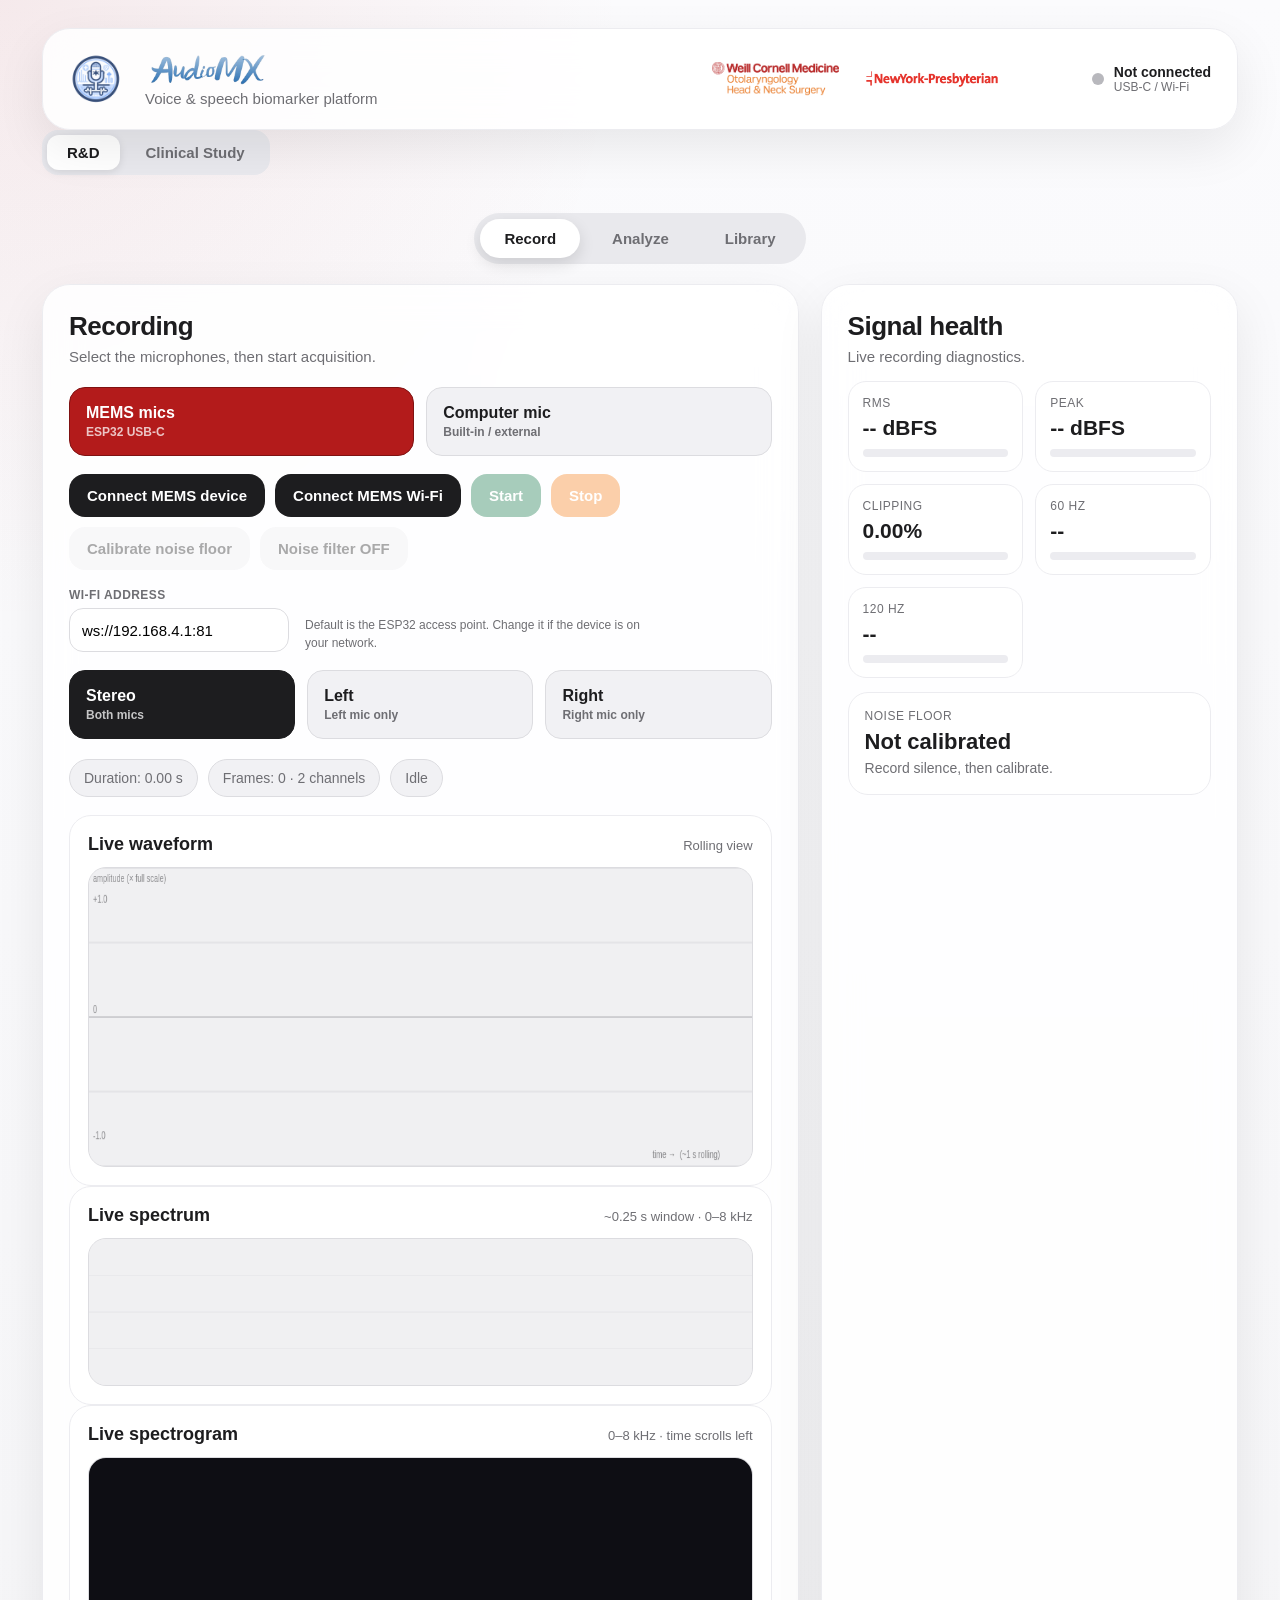
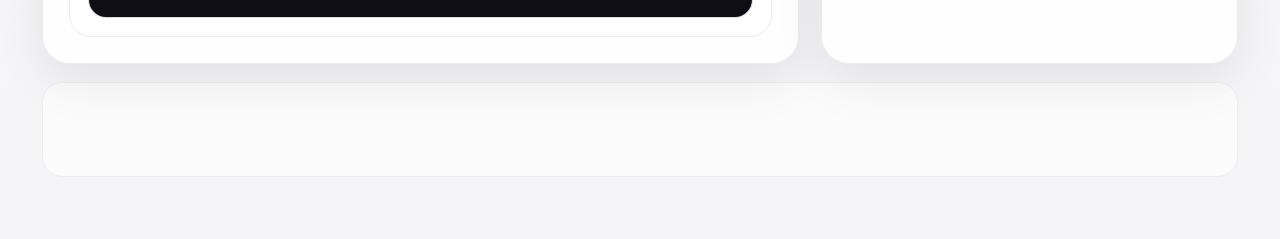
<file: index.html>
<!DOCTYPE html>
<html>
<head>
  <meta charset="UTF-8" />
  <title>AudioMX — Voice &amp; Speech Platform</title>
  <link rel="stylesheet" href="style.css" />
</head>

<body>
  <div class="appShell">
    <header class="topBar">
      <div class="brand">
        <img class="appIcon" src="AudioMXimagelogo.png" alt="AudioMX icon" />
        <div>
          <img class="wordmark" src="AudioMXnamelogo.png" alt="AudioMX" />
          <p>Voice &amp; speech biomarker platform</p>
        </div>
      </div>

      <div class="partnerLogos">
        <img src="logo.png" alt="Weill Cornell Medicine Otolaryngology" />
        <img src="nyp_logo.png" alt="NewYork-Presbyterian" onerror="this.style.display='none'" />
      </div>

      <div class="deviceStatus">
        <div id="statusDot" class="statusDot"></div>
        <div>
          <div id="status" class="statusText">Not connected</div>
          <div class="statusSubtext">USB-C / Wi-Fi</div>
        </div>
      </div>
    </header>

    <nav class="modeSwitch">
      <button class="modeSwitchBtn active" data-mode="rnd">R&amp;D</button>
      <button class="modeSwitchBtn" data-mode="clinical">Clinical Study</button>
    </nav>

    <div id="rndMode">
    <nav class="tabBar">
      <button class="tabBtn active" data-tab="recordView">Record</button>
      <button class="tabBtn" data-tab="analyzeView">Analyze</button>
      <button class="tabBtn" data-tab="libraryView">Library</button>
    </nav>

    <main>
      <!-- RECORD VIEW -->
      <section id="recordView" class="view activeView">
        <div class="gridTwo">
          <section class="card mainCard">
            <div class="sectionHeader">
              <div>
                <h2>Recording</h2>
                <p>Select the microphones, then start acquisition.</p>
              </div>
            </div>

            <div class="sourceSelector">
              <button class="sourceBtn active" data-source="mems">
                <span>MEMS mics</span>
                <small>ESP32 USB-C</small>
              </button>

              <button class="sourceBtn" data-source="computer">
                <span>Computer mic</span>
                <small>Built-in / external</small>
              </button>
            </div>

            <div class="buttonRow">
              <button id="connectBtn" class="primaryBtn">Connect MEMS device</button>
              <button id="connectWifiBtn" class="primaryBtn">Connect MEMS Wi-Fi</button>
              <button id="startBtn" class="successBtn" disabled>Start</button>
              <button id="stopBtn" class="warningBtn" disabled>Stop</button>
              <button id="calibrateNoiseBtn" class="secondaryBtn" disabled>Calibrate noise floor</button>
              <button id="noiseAttenuatorBtn" class="secondaryBtn" disabled title="When ON, the recording is cleaned (baked in). When OFF, the recording is raw.">Noise filter OFF</button>
            </div>

            <div class="wifiAddressRow">
              <div class="fieldGroup">
                <label for="wifiUrlInput">Wi-Fi address</label>
                <input id="wifiUrlInput" type="text" value="ws://192.168.4.1:81" spellcheck="false" />
              </div>
              <small class="fieldHint">Default is the ESP32 access point. Change it if the device is on your network.</small>
            </div>

            <div id="modeSelector" class="modeSelector">
              <button class="modeBtn active" data-mode="stereo">
                <span>Stereo</span>
                <small>Both mics</small>
              </button>

              <button class="modeBtn" data-mode="left">
                <span>Left</span>
                <small>Left mic only</small>
              </button>

              <button class="modeBtn" data-mode="right">
                <span>Right</span>
                <small>Right mic only</small>
              </button>
            </div>

            <div class="metaRow">
              <div id="durationBox" class="metaBox">Duration: 0.00 s</div>
              <div id="sampleBox" class="metaBox">Frames: 0 · 2 channels</div>
              <div id="recordingStateBox" class="metaBox">Idle</div>
            </div>

            <div class="plotCard">
              <div class="plotHeader">
                <h3>Live waveform</h3>
                <span>Rolling view</span>
              </div>
              <canvas id="waveform" width="1000" height="300"></canvas>
            </div>

            <div class="plotCard">
              <div class="plotHeader">
                <h3>Live spectrum</h3>
                <span>~0.25 s window · 0–8 kHz</span>
              </div>
              <canvas id="liveSpectrum" width="1000" height="220"></canvas>
            </div>

            <div class="plotCard">
              <div class="plotHeader">
                <h3>Live spectrogram</h3>
                <span>0–8 kHz · time scrolls left</span>
              </div>
              <canvas id="liveSpectrogram" width="1000" height="240"></canvas>
            </div>
          </section>

          <aside class="card">
            <div class="sectionHeader compact">
              <div>
                <h2>Signal health</h2>
                <p>Live recording diagnostics.</p>
              </div>
            </div>

            <div class="noiseDashboard">
              <div class="noiseCard">
                <div class="noiseLabel">RMS</div>
                <div id="rmsDb" class="noiseValue">-- dBFS</div>
                <div class="indicatorOuter"><div id="rmsBar" class="indicatorInner"></div></div>
              </div>

              <div class="noiseCard">
                <div class="noiseLabel">Peak</div>
                <div id="peakDb" class="noiseValue">-- dBFS</div>
                <div class="indicatorOuter"><div id="peakBar" class="indicatorInner"></div></div>
              </div>

              <div class="noiseCard">
                <div class="noiseLabel">Clipping</div>
                <div id="clipPercent" class="noiseValue">0.00%</div>
                <div class="indicatorOuter"><div id="clipBar" class="indicatorInner warning"></div></div>
              </div>

              <div class="noiseCard">
                <div class="noiseLabel">60 Hz</div>
                <div id="hum60" class="noiseValue">--</div>
                <div class="indicatorOuter"><div id="hum60Bar" class="indicatorInner danger"></div></div>
              </div>

              <div class="noiseCard">
                <div class="noiseLabel">120 Hz</div>
                <div id="hum120" class="noiseValue">--</div>
                <div class="indicatorOuter"><div id="hum120Bar" class="indicatorInner danger"></div></div>
              </div>

            </div>

            <div class="noiseFloorBox">
              <div class="noiseLabel">Noise floor</div>
              <div id="noiseFloor" class="noiseFloorValue">Not calibrated</div>
              <div id="noiseComment" class="noiseComment">Record silence, then calibrate.</div>
            </div>
          </aside>
        </div>
      </section>

      <!-- ANALYZE VIEW -->
      <section id="analyzeView" class="view">
        <section class="card">
          <div class="sectionHeader">
            <div>
              <h2>Frequency analysis</h2>
              <p>Zoom into the FFT and export the frequency data.</p>
            </div>
          </div>

          <div class="analysisToolbar">
            <div class="fieldGroup">
              <label>Source</label>
              <select id="analysisSourceSelect">
                <option value="live">Live buffer</option>
              </select>
            </div>

            <div class="fieldGroup">
              <label>From</label>
              <input id="fftMinFreqInput" type="number" value="0" min="0" step="10" />
            </div>

            <div class="fieldGroup">
              <label>To</label>
              <input id="fftMaxFreqInput" type="number" value="8000" min="10" step="10" />
            </div>

            <button id="plotSpectrumBtn" class="primaryBtn" disabled>Plot FFT</button>
            <button id="resetZoomBtn" class="secondaryBtn">Reset zoom</button>
            <button id="downloadFftBtn" class="secondaryBtn" disabled>Download FFT</button>
          </div>

          <div class="quickZoomRow">
            <button class="zoomPresetBtn" data-min="0" data-max="250">0–250 Hz</button>
            <button class="zoomPresetBtn" data-min="0" data-max="1000">0–1 kHz</button>
            <button class="zoomPresetBtn" data-min="1000" data-max="4000">1–4 kHz</button>
            <button class="zoomPresetBtn" data-min="4000" data-max="8000">4–8 kHz</button>
          </div>

          <div class="plotCard">
            <div class="plotHeader">
              <h3>FFT spectrum</h3>
              <span id="fftRangeLabel">0–8000 Hz</span>
            </div>

            <canvas id="spectrumCanvas" width="1200" height="420"></canvas>
          </div>

          <div class="plotCard">
            <div class="plotHeader">
              <h3>Spectrogram</h3>
              <span>Selected region · frequency over time</span>
            </div>

            <canvas id="analysisSpectrogram" width="1200" height="300"></canvas>
          </div>

          <div class="plotCard waveformAnalyzeCard">
            <div class="plotHeader">
                <h3>Selected waveform region</h3>
                <span id="selectedRangeLabel">No region selected</span>
            </div>

            <canvas id="analysisWaveformCanvas" width="1200" height="260"></canvas>

            <p class="selectionHelp">
                Drag the left or right boundary to choose the audio segment used for the FFT.
            </p>
          </div>

          <div class="analysisSummary">
            <div>
              <h3>Dominant frequencies</h3>
              <p id="dominantFrequencies">No FFT plotted yet.</p>
            </div>

            <div>
              <h3>Interpretation</h3>
              <p id="fftInterpretation">Record silence, then plot the FFT to identify noise bands.</p>
            </div>
          </div>
        </section>
      </section>

      <!-- LIBRARY VIEW -->
      <section id="libraryView" class="view">
        <section class="card">
          <div class="sectionHeader">
            <div>
              <h2>Recordings</h2>
              <p>Listen, download, or delete saved recordings.</p>
            </div>

            <div class="libraryHeaderRight">
              <div id="recordingCount" class="countPill">0 saved</div>
              <button id="clearAllBtn" class="smallBtn deleteBtn">Clear all data</button>
            </div>
          </div>

          <div id="recordingList" class="recordingList">
            <div class="empty">No recordings yet.</div>
          </div>
        </section>
      </section>
    </main>
    </div><!-- /#rndMode -->

    <!-- CLINICAL MODE -->
    <div id="clinicalMode" hidden>
      <nav class="clinTabs">
        <button class="clinTabBtn active" data-ctab="patients">Patients</button>
        <button class="clinTabBtn" data-ctab="exam">Exam</button>
        <button class="clinTabBtn" data-ctab="chart">Patient chart</button>
      </nav>

      <!-- PATIENTS TAB -->
      <section id="clinPatients" class="card clinPanel">
        <div class="sectionHeader">
          <div>
            <h2>Patients</h2>
            <p>Your patient database. Open one to run an exam.</p>
          </div>
          <button id="cNewPatientBtn" class="primaryBtn">+ New patient</button>
        </div>
        <div class="fieldGroup">
          <label for="cPatientSearch">Search</label>
          <input id="cPatientSearch" type="text" placeholder="Search by ID or name" />
        </div>
        <div id="cPatientTable" class="patientTable">
          <div class="empty">No patients yet. Click “New patient”.</div>
        </div>
      </section>

      <!-- EXAM TAB -->
      <section id="clinExam" class="clinPanel" hidden>
        <div class="clinicalGrid">
          <section class="card clinicianPanel">
            <div class="sectionHeader">
              <div>
                <h2>Exam</h2>
                <p>Drive the protocol and watch the signal.</p>
              </div>
            </div>

            <div id="cExamPatient" class="clinPatientMeta">No patient selected.</div>

            <div class="clinSessionRow">
              <button id="cNewSessionBtn" class="secondaryBtn">＋ New session</button>
              <span id="cSessionLabel" class="clinSessionLabel">—</span>
              <div class="fieldGroup clinNotesField">
                <label for="cNotes">Session notes</label>
                <input id="cNotes" type="text" placeholder="Optional notes for this session" />
              </div>
            </div>

            <div class="clinConnectRow">
              <button id="cConnectUsb" class="secondaryBtn">Connect MEMS (USB)</button>
              <button id="cConnectWifi" class="secondaryBtn">Connect MEMS (Wi-Fi)</button>
              <button id="cConnectComputer" class="secondaryBtn">Connect computer mic</button>
              <button id="cPopoutBtn" class="secondaryBtn">Open patient view ↗</button>
            </div>

            <div id="cEhrCard" class="clinEhrCard">
              <div class="clinEhrHead">
                <span>🏥 Epic EHR (SMART on FHIR)</span>
                <span id="cEhrStatus" class="clinEhrStatus">Not connected</span>
              </div>
              <div class="clinEhrBtns">
                <button id="cEhrConnect" class="secondaryBtn">Connect to Epic (EHR)</button>
                <button id="cEhrPull" class="secondaryBtn" style="display:none">Pull chart data</button>
              </div>
              <div id="cEhrPatient" class="clinEhrPatient"></div>
              <div id="cEhrObs" class="clinEhrObs"></div>
              <div id="cEhrHint" class="clinEhrHint"></div>
            </div>

            <div class="clinOptionsRow">
              <label class="consentCheck"><input type="checkbox" id="cConsent" /> Informed consent obtained</label>
              <label class="consentCheck"><input type="checkbox" id="cSpeak" checked /> 🔊 Read prompts aloud</label>
            </div>

            <div class="clinTestBar">
              <div class="clinTestBarHead">Protocol</div>
              <div id="cTestList" class="clinTestList"></div>
            </div>

            <div class="clinRunHead">
              <div>
                <h3 id="cTestName">Sustained Vowel (MPT)</h3>
                <p id="cTestNote" class="clinTestNote"></p>
              </div>
              <div class="clinRunBtns">
                <button id="cStartBtn" class="successBtn">Start test</button>
                <button id="cStopBtn" class="warningBtn" disabled>End test</button>
              </div>
            </div>

            <div id="cGateBox" class="clinGate" style="display:none"></div>

            <div class="clinMetrics">
              <div class="noiseCard">
                <div class="noiseLabel">RMS</div>
                <div id="cRms" class="noiseValue">-- dBFS</div>
                <div class="indicatorOuter"><div id="cLevelBar" class="indicatorInner"></div></div>
              </div>
              <div class="noiseCard">
                <div class="noiseLabel">Peak</div>
                <div id="cPeak" class="noiseValue">-- dBFS</div>
              </div>
              <div class="noiseCard">
                <div class="noiseLabel">Clipping</div>
                <div id="cClip" class="noiseValue">0.00%</div>
              </div>
            </div>

            <div class="plotCard">
              <div class="plotHeader"><h3>Waveform</h3><span>live</span></div>
              <canvas id="cWaveform" width="1000" height="200"></canvas>
            </div>
            <div class="plotCard">
              <div class="plotHeader"><h3>Spectrum</h3><span>0–8 kHz · dBFS</span></div>
              <canvas id="cSpectrum" width="1000" height="200"></canvas>
            </div>
          </section>

          <!-- Patient interface -->
          <section class="card patientPanel">
            <div id="pGoBar" class="patientGoBar">Get ready…</div>
            <div class="patientBody">
              <div id="pCountNumber" class="patientCount"></div>
              <div id="pTaskIcon" class="patientIcon">🫁</div>
              <h2 id="pTaskTitle" class="patientTitle">Say “Ahhh” for as long as you can</h2>
              <ol id="pSteps" class="patientSteps"></ol>
              <div id="pReads" class="patientReads"></div>
              <div id="pReadyWrap" class="patientReadyWrap" style="display:none">
                <button id="pReadyBtn" class="patientReadyBtn">I'm ready — start</button>
              </div>
            </div>
            <div id="pTimerWrap" class="patientTimerWrap" style="display:none">
              <div id="pTimerBar" class="patientTimerBar"></div>
            </div>
          </section>
        </div>
      </section>

      <!-- CHART TAB -->
      <section id="clinChart" class="card clinPanel" hidden>
        <div class="sectionHeader">
          <div>
            <h2>Patient chart</h2>
            <p id="cChartPatient">No patient selected.</p>
          </div>
          <div class="chartExportBtns">
            <button id="cExportPatientBtn" class="secondaryBtn">Download all sessions (ZIP)</button>
            <button id="cExportFhirBtn" class="secondaryBtn">Export FHIR (JSON)</button>
          </div>
        </div>
        <div id="cChartTrends" class="trendPanel"></div>
        <div id="cChartFolders" class="sessionList">
          <div class="empty">Open a patient from the Patients tab.</div>
        </div>
      </section>
    </div><!-- /#clinicalMode -->

    <div id="log" class="logBox"></div>
  </div>

  <script src="app.js"></script>
  <script src="noiseAttenuator.js"></script>
  <script src="analysis.js"></script>
  <script src="audio.js"></script>
  <script src="serial.js"></script>
  <script src="computerMic.js"></script>
  <script src="wifi.js"></script>
  <script src="db.js"></script>
  <script src="zip.js"></script>
  <script src="protocol.js"></script>
  <script src="features.js"></script>
  <script src="fhir.js"></script>
  <!-- Cache-bust the OAuth scripts so a stale copy can never break the Epic
       login (GitHub Pages + browsers cache .js, which caused redirect drift). -->
  <script>
    (function () {
      var v = Date.now();
      document.write('<scr' + 'ipt src="smart.js?v=' + v + '"><\/scr' + 'ipt>');
      document.write('<scr' + 'ipt src="ehr.js?v=' + v + '"><\/scr' + 'ipt>');
    })();
  </script>
  <script src="clinical.js"></script>
  <script src="main.js"></script>
</body>
</html>
</file>
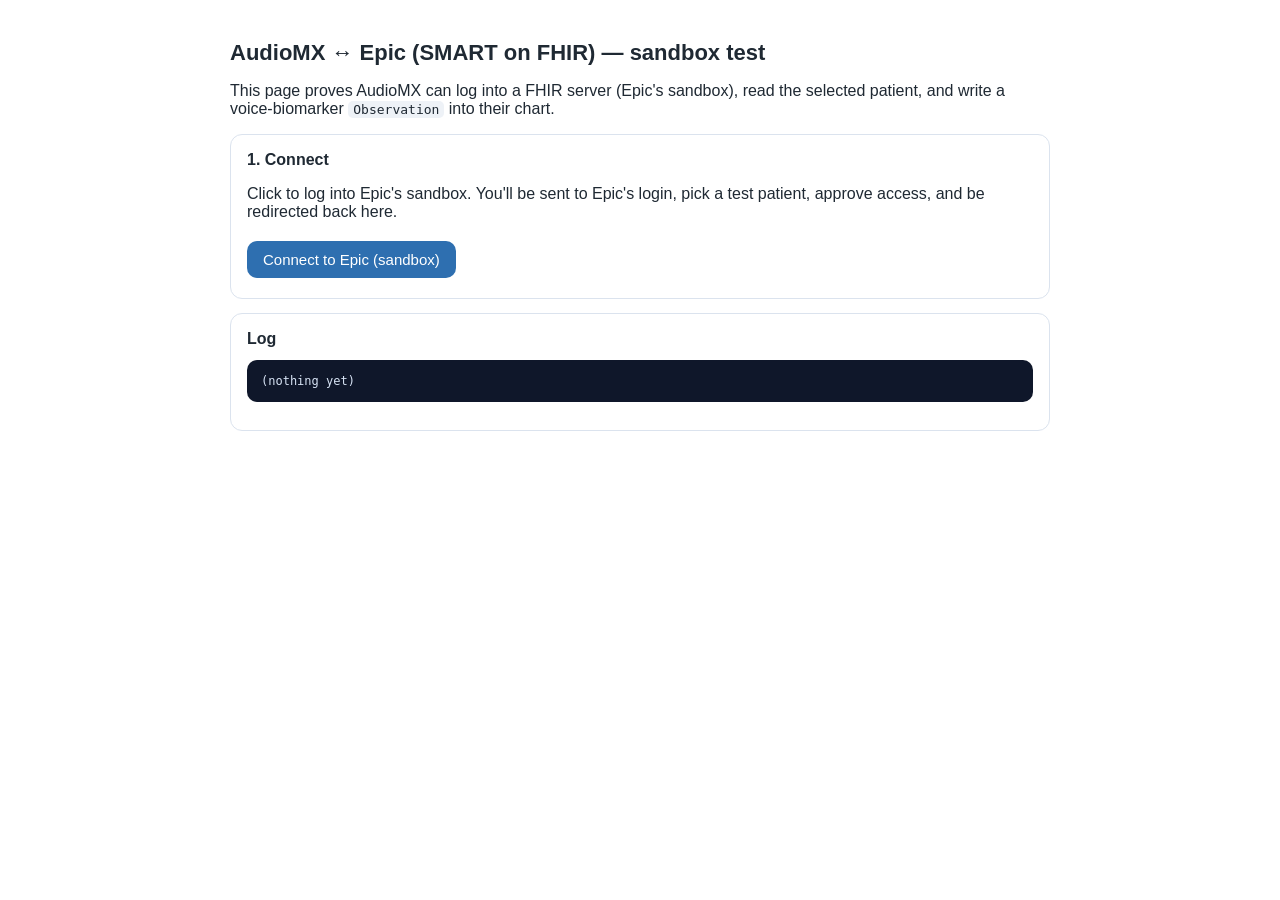
<file: smart-test.html>
<!DOCTYPE html>
<html>
<head>
  <meta charset="UTF-8" />
  <title>AudioMX — Epic (SMART on FHIR) test</title>
  <style>
    body { font-family: -apple-system, BlinkMacSystemFont, Arial, sans-serif; max-width: 820px; margin: 40px auto; padding: 0 20px; color: #1f2933; }
    h1 { font-size: 22px; }
    button { font-size: 15px; padding: 10px 16px; border-radius: 10px; border: none; cursor: pointer; margin: 4px 6px 4px 0; }
    .primary { background: #2e6fb0; color: #fff; }
    .secondary { background: #e6ebf3; color: #1f2933; }
    pre { background: #0f172a; color: #d7e3f4; padding: 14px; border-radius: 10px; overflow-x: auto; font-size: 12px; }
    .card { border: 1px solid #dbe3ee; border-radius: 12px; padding: 16px; margin: 14px 0; }
    .ok { color: #197b46; font-weight: 700; }
    .warn { color: #b0442e; }
    code { background: #eef2f7; padding: 1px 5px; border-radius: 5px; }
  </style>
</head>
<body>
  <h1>AudioMX ↔ Epic (SMART on FHIR) — sandbox test</h1>
  <p>This page proves AudioMX can log into a FHIR server (Epic's sandbox), read the
     selected patient, and write a voice-biomarker <code>Observation</code> into their chart.</p>

  <div class="card">
    <strong>1. Connect</strong>
    <p>Click to log into Epic's sandbox. You'll be sent to Epic's login, pick a test
       patient, approve access, and be redirected back here.</p>
    <button id="connectBtn" class="primary">Connect to Epic (sandbox)</button>
    <span id="status"></span>
  </div>

  <div class="card" id="patientCard" style="display:none">
    <strong>2. Patient</strong>
    <div id="patientInfo"></div>
    <button id="listBtn" class="secondary">List their Observations</button>
    <button id="writeBtn" class="secondary">Write a voice note (DocumentReference)</button>
  </div>

  <div class="card">
    <strong>Log</strong>
    <pre id="log">(nothing yet)</pre>
  </div>

  <script src="smart.js"></script>
  <script>
    const logEl = document.getElementById("log");
    function log(x) { logEl.textContent = (typeof x === "string" ? x : JSON.stringify(x, null, 2)) + "\n\n" + logEl.textContent; }

    document.getElementById("connectBtn").onclick = async () => {
      try { await smartLaunch(); }
      catch (e) { document.getElementById("status").innerHTML = "<span class='warn'>" + e.message + "</span>"; log("ERROR: " + e.message); }
    };

    document.getElementById("listBtn").onclick = async () => {
      try { const bundle = await smartListObservations(); log("Found " + (bundle.total != null ? bundle.total : (bundle.entry || []).length) + " Observation(s)."); log(bundle); }
      catch (e) { log("ERROR: " + e.message); }
    };

    document.getElementById("writeBtn").onclick = async () => {
      // Write voice biomarkers as a DocumentReference (the path Epic supports;
      // custom Observations return 403).
      const note = "AudioMX voice acoustic analysis\n" +
        "F0 130 Hz · jitter 0.55% · shimmer 3.1% · HNR 22.4 dB · F1 352 / F2 996 Hz\n" +
        "Recorded " + new Date().toISOString();
      try { const saved = await smartWriteDocumentReference(note); log("✅ Wrote DocumentReference " + (saved.id || "") + " to the chart."); log(saved); }
      catch (e) { log("ERROR: " + e.message + "  (Writing to Epic's sandbox often needs a clinician/encounter context; reading is the key proof.)"); }
    };

    // On load: if Epic just redirected us back with ?code=…, finish the login.
    (async () => {
      try {
        const done = await smartHandleRedirect();
        if (done) {
          document.getElementById("status").innerHTML = "<span class='ok'>✓ Connected to Epic.</span>";
          log("Connected. Loading patient…");
          const p = await smartLoadPatient();
          const name = (p.name && p.name[0] && (p.name[0].text || [(p.name[0].given || []).join(" "), p.name[0].family].join(" "))) || p.id;
          document.getElementById("patientCard").style.display = "block";
          document.getElementById("patientInfo").innerHTML = "<p><strong>" + name + "</strong> — " + (p.gender || "?") + " — DOB " + (p.birthDate || "?") + " — id <code>" + p.id + "</code></p>";
          log(p);
        }
      } catch (e) {
        document.getElementById("status").innerHTML = "<span class='warn'>" + e.message + "</span>";
        log("ERROR: " + e.message);
      }
    })();
  </script>
</body>
</html>
</file>
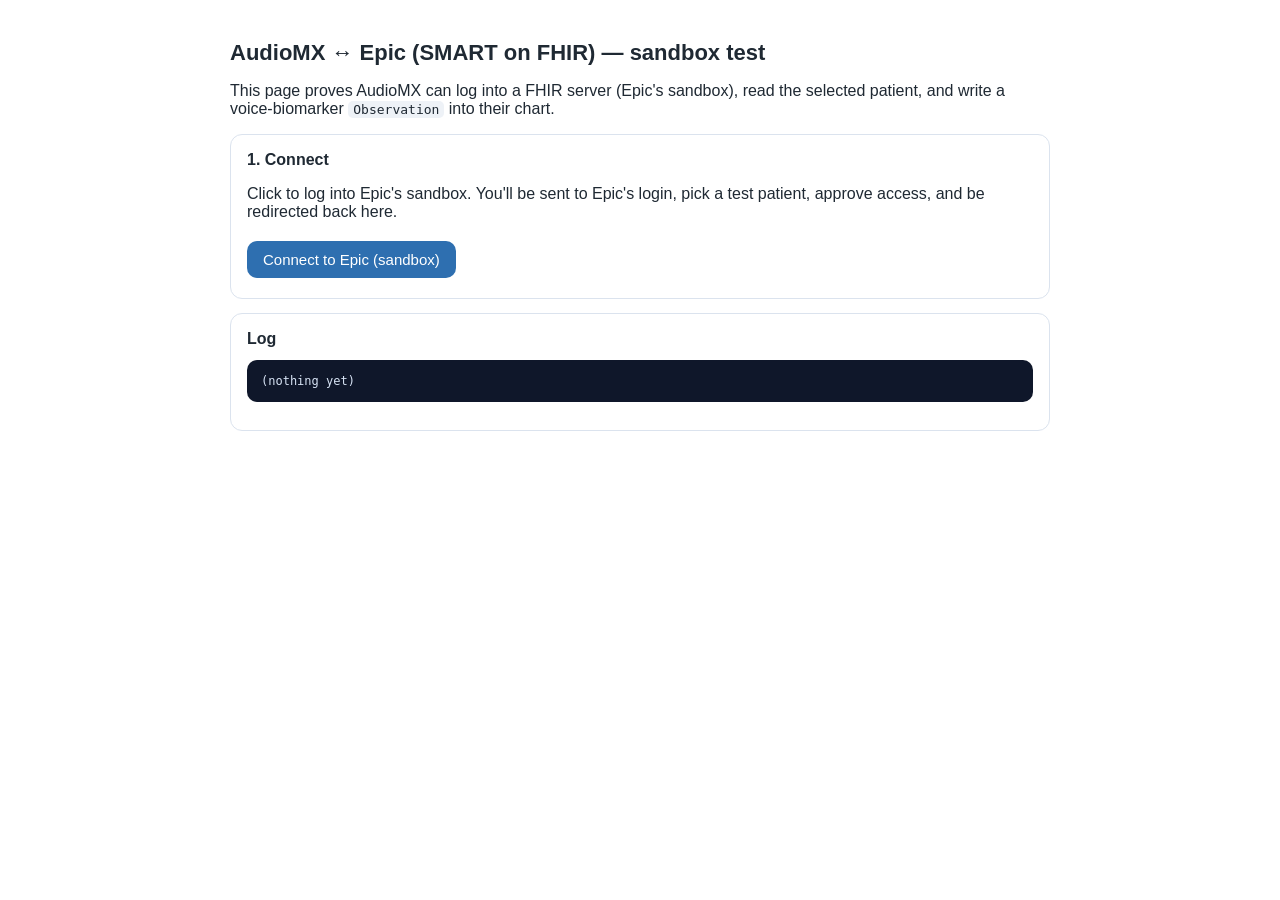
<file: smarttest.html>
<!DOCTYPE html>
<html>
<head>
  <meta charset="UTF-8" />
  <title>AudioMX — Epic (SMART on FHIR) test</title>
  <style>
    body { font-family: -apple-system, BlinkMacSystemFont, Arial, sans-serif; max-width: 820px; margin: 40px auto; padding: 0 20px; color: #1f2933; }
    h1 { font-size: 22px; }
    button { font-size: 15px; padding: 10px 16px; border-radius: 10px; border: none; cursor: pointer; margin: 4px 6px 4px 0; }
    .primary { background: #2e6fb0; color: #fff; }
    .secondary { background: #e6ebf3; color: #1f2933; }
    pre { background: #0f172a; color: #d7e3f4; padding: 14px; border-radius: 10px; overflow-x: auto; font-size: 12px; }
    .card { border: 1px solid #dbe3ee; border-radius: 12px; padding: 16px; margin: 14px 0; }
    .ok { color: #197b46; font-weight: 700; }
    .warn { color: #b0442e; }
    code { background: #eef2f7; padding: 1px 5px; border-radius: 5px; }
  </style>
</head>
<body>
  <h1>AudioMX ↔ Epic (SMART on FHIR) — sandbox test</h1>
  <p>This page proves AudioMX can log into a FHIR server (Epic's sandbox), read the
     selected patient, and write a voice-biomarker <code>Observation</code> into their chart.</p>

  <div class="card">
    <strong>1. Connect</strong>
    <p>Click to log into Epic's sandbox. You'll be sent to Epic's login, pick a test
       patient, approve access, and be redirected back here.</p>
    <button id="connectBtn" class="primary">Connect to Epic (sandbox)</button>
    <span id="status"></span>
  </div>

  <div class="card" id="patientCard" style="display:none">
    <strong>2. Patient</strong>
    <div id="patientInfo"></div>
    <button id="listBtn" class="secondary">List their Observations</button>
    <button id="writeBtn" class="secondary">Write a test voice Observation (F0)</button>
  </div>

  <div class="card">
    <strong>Log</strong>
    <pre id="log">(nothing yet)</pre>
  </div>

  <script src="smart.js"></script>
  <script>
    const logEl = document.getElementById("log");
    function log(x) { logEl.textContent = (typeof x === "string" ? x : JSON.stringify(x, null, 2)) + "\n\n" + logEl.textContent; }

    document.getElementById("connectBtn").onclick = async () => {
      try { await smartLaunch(); }
      catch (e) { document.getElementById("status").innerHTML = "<span class='warn'>" + e.message + "</span>"; log("ERROR: " + e.message); }
    };

    document.getElementById("listBtn").onclick = async () => {
      try { const bundle = await smartListObservations(); log("Found " + (bundle.total != null ? bundle.total : (bundle.entry || []).length) + " Observation(s)."); log(bundle); }
      catch (e) { log("ERROR: " + e.message); }
    };

    document.getElementById("writeBtn").onclick = async () => {
      // A minimal, US-Core-shaped voice Observation (mean F0).
      const obs = {
        resourceType: "Observation",
        meta: { profile: ["http://hl7.org/fhir/us/core/StructureDefinition/us-core-observation-clinical-result"] },
        status: "final",
        category: [{ coding: [{ system: "http://terminology.hl7.org/CodeSystem/observation-category", code: "exam", display: "Exam" }] }],
        code: { coding: [{ system: "http://audiomx.org/fhir/CodeSystem/acoustic-voice", code: "F0", display: "Fundamental frequency (mean)" }], text: "Fundamental frequency (mean)" },
        effectiveDateTime: new Date().toISOString(),
        valueQuantity: { value: 130, unit: "Hz", system: "http://unitsofmeasure.org", code: "Hz" }
      };
      try { const saved = await smartWriteObservation(obs); log("✅ Wrote Observation " + (saved.id || "") + " to the chart."); log(saved); }
      catch (e) { log("ERROR: " + e.message + "  (Epic sandbox may block writes for some resources — reading is the key proof.)"); }
    };

    // On load: if Epic just redirected us back with ?code=…, finish the login.
    (async () => {
      try {
        const done = await smartHandleRedirect();
        if (done) {
          document.getElementById("status").innerHTML = "<span class='ok'>✓ Connected to Epic.</span>";
          log("Connected. Loading patient…");
          const p = await smartLoadPatient();
          const name = (p.name && p.name[0] && (p.name[0].text || [(p.name[0].given || []).join(" "), p.name[0].family].join(" "))) || p.id;
          document.getElementById("patientCard").style.display = "block";
          document.getElementById("patientInfo").innerHTML = "<p><strong>" + name + "</strong> — " + (p.gender || "?") + " — DOB " + (p.birthDate || "?") + " — id <code>" + p.id + "</code></p>";
          log(p);
        }
      } catch (e) {
        document.getElementById("status").innerHTML = "<span class='warn'>" + e.message + "</span>";
        log("ERROR: " + e.message);
      }
    })();
  </script>
</body>
</html>
</file>
<file: style.css>
:root {
  --wcm-red: #b31b1b;
  --wcm-dark-red: #7f1212;
  --wcm-orange: #f58220;

  --bg: #f5f5f7;
  --card: rgba(255, 255, 255, 0.86);
  --card-solid: #ffffff;
  --plot-bg: #f0f0f2;
  --plot-grid: #d8d8dc;
  --ink: #1d1d1f;
  --muted: #6e6e73;
  --line: #dcdce0;
  --soft-line: #ececf0;

  --green: #18794e;
  --purple: #7c3aed;
  --shadow: 0 18px 50px rgba(0, 0, 0, 0.08);
}

* {
  box-sizing: border-box;
}

body {
  margin: 0;
  font-family: -apple-system, BlinkMacSystemFont, "SF Pro Display", "Segoe UI", Arial, sans-serif;
  background:
    radial-gradient(circle at top left, rgba(179, 27, 27, 0.08), transparent 28%),
    linear-gradient(180deg, #fbfbfd 0%, #f5f5f7 100%);
  color: var(--ink);
}

.appShell {
  max-width: 1240px;
  margin: 28px auto;
  padding: 0 22px 34px;
}

.topBar {
  display: flex;
  justify-content: space-between;
  align-items: center;
  gap: 22px;
  padding: 22px 26px;
  background: var(--card);
  border: 1px solid var(--soft-line);
  border-radius: 28px;
  box-shadow: var(--shadow);
  backdrop-filter: blur(18px);
}

.brand {
  display: flex;
  align-items: center;
  gap: 22px;
}

.logo {
  width: 360px;
  max-width: 42vw;
  object-fit: contain;
}

.brand h1 {
  margin: 0;
  font-size: 28px;
  letter-spacing: -0.7px;
}

.brand p {
  margin: 5px 0 0;
  color: var(--muted);
  font-size: 15px;
}

.deviceStatus {
  display: flex;
  align-items: center;
  gap: 10px;
  min-width: 160px;
  justify-content: flex-end;
}

.statusDot {
  width: 12px;
  height: 12px;
  border-radius: 999px;
  background: #b8b8bd;
}

.statusDot.connected {
  background: var(--green);
}

.statusDot.recording {
  background: var(--wcm-red);
  animation: pulse 1s infinite;
}

@keyframes pulse {
  0% { transform: scale(1); opacity: 1; }
  50% { transform: scale(1.25); opacity: 0.65; }
  100% { transform: scale(1); opacity: 1; }
}

.statusText {
  font-weight: 700;
  font-size: 14px;
}

.statusSubtext {
  color: var(--muted);
  font-size: 12px;
}

.tabBar {
  display: flex;
  gap: 8px;
  margin: 20px auto;
  padding: 6px;
  background: #e9e9ed;
  width: fit-content;
  border-radius: 999px;
}

.tabBtn {
  border: none;
  padding: 11px 24px;
  border-radius: 999px;
  background: transparent;
  color: var(--muted);
  font-weight: 700;
  cursor: pointer;
  transition: all 0.15s ease;
}

.tabBtn.active {
  background: white;
  color: var(--ink);
  box-shadow: 0 6px 16px rgba(0,0,0,0.12);
}

.view {
  display: none;
}

.activeView {
  display: block;
}

.gridTwo {
  display: grid;
  grid-template-columns: 1.45fr 0.8fr;
  gap: 22px;
}

.card {
  background: var(--card);
  border: 1px solid var(--soft-line);
  border-radius: 28px;
  box-shadow: var(--shadow);
  padding: 26px;
  backdrop-filter: blur(18px);
}

.mainCard {
  min-height: 640px;
}

.sectionHeader {
  display: flex;
  justify-content: space-between;
  align-items: flex-start;
  gap: 18px;
  margin-bottom: 22px;
}

.sectionHeader.compact {
  margin-bottom: 16px;
}

.sectionHeader h2 {
  margin: 0;
  font-size: 26px;
  letter-spacing: -0.5px;
}

.sectionHeader p {
  margin: 6px 0 0;
  color: var(--muted);
  font-size: 15px;
}

.buttonRow,
.analysisToolbar,
.quickZoomRow {
  display: flex;
  flex-wrap: wrap;
  gap: 10px;
  margin-bottom: 18px;
  align-items: flex-end;
}

button,
select,
input {
  font-family: inherit;
}

button {
  border: none;
  border-radius: 16px;
  padding: 13px 18px;
  font-size: 15px;
  font-weight: 700;
  cursor: pointer;
  transition: transform 0.12s ease, box-shadow 0.12s ease, opacity 0.12s ease;
}

button:hover:not(:disabled) {
  transform: translateY(-1px);
  box-shadow: 0 10px 22px rgba(0,0,0,0.14);
}

button:disabled {
  opacity: 0.38;
  cursor: not-allowed;
}

.primaryBtn {
  background: var(--ink);
  color: white;
}

.successBtn {
  background: var(--green);
  color: white;
}

.warningBtn {
  background: var(--wcm-orange);
  color: white;
}

.secondaryBtn {
  background: #ececf0;
  color: var(--ink);
}

.modeSelector {
  display: grid;
  grid-template-columns: repeat(3, 1fr);
  gap: 12px;
  margin: 10px 0 20px;
}

.modeBtn {
  display: flex;
  flex-direction: column;
  align-items: flex-start;
  gap: 3px;
  background: #f1f1f4;
  color: var(--ink);
  border: 1px solid var(--line);
  padding: 16px;
  text-align: left;
}

.modeBtn span {
  font-size: 16px;
}

.modeBtn small {
  color: var(--muted);
  font-size: 12px;
}

.modeBtn.active {
  background: var(--ink);
  color: white;
  border-color: var(--ink);
}

.modeBtn.active small {
  color: rgba(255,255,255,0.75);
}

.metaRow {
  display: flex;
  flex-wrap: wrap;
  gap: 10px;
  margin-bottom: 18px;
}

.metaBox,
.countPill {
  background: #f1f1f4;
  border: 1px solid var(--line);
  border-radius: 999px;
  padding: 10px 14px;
  color: var(--muted);
  font-size: 14px;
}

.plotCard {
  background: var(--card-solid);
  border: 1px solid var(--soft-line);
  border-radius: 22px;
  padding: 18px;
}

.plotHeader {
  display: flex;
  justify-content: space-between;
  align-items: baseline;
  gap: 12px;
  margin-bottom: 12px;
}

.plotHeader h3 {
  margin: 0;
  font-size: 18px;
}

.plotHeader span {
  color: var(--muted);
  font-size: 13px;
}

canvas {
  width: 100%;
  background: var(--plot-bg);
  border: 1px solid var(--line);
  border-radius: 18px;
  display: block;
}

#waveform {
  height: 300px;
}

#spectrumCanvas {
  height: 420px;
}

.noiseDashboard {
  display: grid;
  grid-template-columns: 1fr 1fr;
  gap: 12px;
}

.noiseCard {
  background: white;
  border: 1px solid var(--soft-line);
  border-radius: 18px;
  padding: 14px;
}

.noiseLabel {
  font-size: 12px;
  text-transform: uppercase;
  color: var(--muted);
  letter-spacing: 0.5px;
  margin-bottom: 6px;
}

.noiseValue {
  font-size: 21px;
  font-weight: 800;
  margin-bottom: 9px;
}

.indicatorOuter {
  height: 8px;
  width: 100%;
  border-radius: 999px;
  overflow: hidden;
  background: #ececf0;
}

.indicatorInner {
  height: 100%;
  width: 0%;
  border-radius: 999px;
  background: var(--green);
  transition: width 0.08s linear;
}

.indicatorInner.warning {
  background: var(--wcm-orange);
}

.indicatorInner.danger {
  background: var(--wcm-red);
}

.noiseFloorBox {
  margin-top: 14px;
  background: white;
  border: 1px solid var(--soft-line);
  border-radius: 20px;
  padding: 16px;
}

.noiseFloorValue {
  font-weight: 800;
  font-size: 22px;
  margin: 4px 0;
}

.noiseComment {
  color: var(--muted);
  font-size: 14px;
  line-height: 1.35;
}

.fieldGroup {
  display: flex;
  flex-direction: column;
  gap: 6px;
}

.fieldGroup label {
  font-size: 12px;
  color: var(--muted);
  font-weight: 700;
  text-transform: uppercase;
  letter-spacing: 0.45px;
}

select,
input {
  height: 44px;
  border: 1px solid var(--line);
  border-radius: 14px;
  background: white;
  padding: 0 12px;
  font-size: 15px;
  min-width: 130px;
}

#analysisSourceSelect {
  min-width: 220px;
}

.zoomPresetBtn {
  background: white;
  color: var(--muted);
  border: 1px solid var(--line);
  padding: 10px 14px;
  font-size: 14px;
}

.analysisSummary {
  display: grid;
  grid-template-columns: 1fr 1fr;
  gap: 18px;
  margin-top: 18px;
}

.analysisSummary div {
  background: white;
  border: 1px solid var(--soft-line);
  border-radius: 20px;
  padding: 18px;
}

.analysisSummary h3 {
  margin: 0 0 8px;
  font-size: 17px;
}

.analysisSummary p {
  margin: 0;
  color: var(--muted);
  line-height: 1.4;
}

.recordingList {
  display: grid;
  grid-template-columns: repeat(auto-fill, minmax(310px, 1fr));
  gap: 14px;
}

.recordingCard {
  background: white;
  border: 1px solid var(--soft-line);
  border-radius: 22px;
  padding: 18px;
}

.recordingTitle {
  font-size: 18px;
  font-weight: 800;
  margin-bottom: 5px;
}

.recordingInfo {
  font-size: 13px;
  color: var(--muted);
  margin-bottom: 12px;
  line-height: 1.35;
}

audio {
  width: 100%;
  margin-top: 8px;
}

.cardButtons {
  display: flex;
  gap: 8px;
  flex-wrap: wrap;
  margin-top: 12px;
}

.smallBtn {
  padding: 9px 12px;
  border-radius: 12px;
  font-size: 13px;
}

.downloadBtn {
  background: var(--ink);
  color: white;
}

.analyzeBtn {
  background: #ececf0;
  color: var(--ink);
}

.deleteBtn {
  background: #f3e8e8;
  color: var(--wcm-red);
}

.empty {
  background: white;
  border: 1px dashed var(--line);
  border-radius: 22px;
  padding: 32px;
  color: var(--muted);
  text-align: center;
}

.logBox {
  margin-top: 18px;
  background: rgba(255,255,255,0.68);
  border: 1px solid var(--soft-line);
  border-radius: 20px;
  padding: 12px 14px;
  height: 95px;
  overflow-y: auto;
  font-family: "SF Mono", Consolas, monospace;
  font-size: 12px;
  color: var(--muted);
}

.sourceSelector {
  display: grid;
  grid-template-columns: 1fr 1fr;
  gap: 12px;
  margin-bottom: 18px;
}

.sourceBtn {
  display: flex;
  flex-direction: column;
  align-items: flex-start;
  gap: 3px;
  background: #f1f1f4;
  color: var(--ink);
  border: 1px solid var(--line);
  padding: 16px;
  text-align: left;
}

.sourceBtn span {
  font-size: 16px;
}

.sourceBtn small {
  color: var(--muted);
  font-size: 12px;
}

.sourceBtn.active {
  background: var(--wcm-red);
  color: white;
  border-color: var(--wcm-dark-red);
}

.sourceBtn.active small {
  color: rgba(255,255,255,0.75);
}

@media (max-width: 980px) {
  .topBar,
  .brand {
    flex-direction: column;
    align-items: flex-start;
  }

  .sourceSelector {
    grid-template-columns: 1fr;
  }

  .logo {
    max-width: 100%;
    width: 100%;
  }

  .gridTwo,
  .analysisSummary {
    grid-template-columns: 1fr;
  }

  .modeSelector {
    grid-template-columns: 1fr;
  }

  .noiseDashboard {
    grid-template-columns: 1fr;
  }

  .tabBar {
    width: 100%;
  }

  .tabBtn {
    flex: 1;
  }
}

.noiseOn {
  background: #0f7b3f !important;
  color: white !important;
  border-color: #0f7b3f !important;
}

.waveformAnalyzeCard {
  margin-top: 18px;
}

#analysisWaveformCanvas {
  height: 260px;
  cursor: crosshair;
}

.selectionHelp {
  margin: 10px 2px 0;
  color: var(--muted);
  font-size: 13px;
}

.selectionHandle {
  cursor: ew-resize;
}

.wifiAddressRow {
  display: flex;
  flex-wrap: wrap;
  align-items: flex-end;
  gap: 10px 16px;
  margin-bottom: 18px;
}

.wifiAddressRow .fieldGroup {
  flex: 0 1 auto;
}

.wifiAddressRow #wifiUrlInput {
  min-width: 220px;
}

.fieldHint {
  color: var(--muted);
  font-size: 12px;
  line-height: 1.5;
  max-width: 340px;
}

.audioLabel {
  font-size: 12px;
  font-weight: 700;
  color: var(--muted);
  text-transform: uppercase;
  letter-spacing: 0.4px;
  margin: 10px 0 4px;
}
/* ===================================================================
   AudioMX branding + Clinical section
   =================================================================== */

.appIcon {
  width: 54px;
  height: 54px;
}

.wordmark {
  height: 34px;
  display: block;
}

.partnerLogos {
  display: flex;
  align-items: center;
  gap: 18px;
  margin-left: auto;
  margin-right: 22px;
}

.partnerLogos img {
  height: 34px;
  width: auto;
  object-fit: contain;
  opacity: 0.92;
}

/* Mode switch (R&D vs Clinical) */
.modeSwitch {
  display: inline-flex;
  gap: 6px;
  background: #e9e9ee;
  padding: 5px;
  border-radius: 16px;
  margin: 0 0 18px;
}

.modeSwitchBtn {
  border: none;
  background: transparent;
  color: var(--muted);
  font-weight: 700;
  font-size: 15px;
  padding: 9px 20px;
  border-radius: 12px;
  cursor: pointer;
}

.modeSwitchBtn.active {
  background: var(--card-solid);
  color: var(--ink);
  box-shadow: 0 2px 8px rgba(0,0,0,0.1);
}

/* Clinical split layout */
.clinicalGrid {
  display: grid;
  grid-template-columns: 1.15fr 1fr;
  gap: 20px;
  align-items: start;
}

@media (max-width: 1100px) {
  .clinicalGrid { grid-template-columns: 1fr; }
}

.clinSetup {
  display: flex;
  flex-wrap: wrap;
  gap: 14px;
  margin-bottom: 14px;
}

.clinNotesField { flex: 1 1 260px; }
.clinNotesField input { min-width: 100%; }

.clinConnectRow {
  display: flex;
  flex-wrap: wrap;
  gap: 10px;
  margin-bottom: 18px;
}

.clinTestBarHead,
.clinTestBar { margin-bottom: 6px; }

.clinTestBarHead {
  font-size: 12px;
  font-weight: 700;
  text-transform: uppercase;
  letter-spacing: 0.4px;
  color: var(--muted);
}

.clinTestList {
  display: flex;
  flex-wrap: wrap;
  gap: 8px;
  margin: 8px 0 18px;
}

.clinTestBtn {
  display: flex;
  align-items: center;
  gap: 7px;
  background: #eef1f6;
  color: var(--ink);
  border: 2px solid transparent;
  border-radius: 14px;
  padding: 9px 13px;
  font-weight: 600;
  font-size: 13px;
  cursor: pointer;
}

.clinTestBtn.active {
  border-color: #3b6fb0;
  background: #e2ecfa;
}

.clinTestIcon { font-size: 17px; }

.clinRunHead {
  display: flex;
  justify-content: space-between;
  align-items: flex-end;
  gap: 14px;
  margin-bottom: 12px;
}

.clinTestNote {
  color: var(--muted);
  font-size: 13px;
  margin-top: 2px;
  max-width: 460px;
}

.clinRunBtns { display: flex; gap: 10px; }

.clinGate {
  border-radius: 14px;
  padding: 12px 14px;
  margin-bottom: 14px;
  font-size: 14px;
}

.clinGate.gateOk { background: #e7f4ec; border: 1px solid #b6ddc5; color: #14663d; }
.clinGate.gateWarn { background: #fdecec; border: 1px solid #f2c2c2; color: #8f1d1d; }
.clinGate .gateHead { font-weight: 700; margin-bottom: 6px; }
.clinGate ul { margin: 4px 0 10px 18px; }
.clinGate .gateBtns { display: flex; gap: 10px; }

.clinMetrics {
  display: grid;
  grid-template-columns: repeat(3, 1fr);
  gap: 12px;
  margin-bottom: 16px;
}

.sessionList { display: flex; flex-direction: column; gap: 12px; }

.sessionRow {
  border: 1px solid var(--line);
  border-radius: 14px;
  padding: 12px;
}

.sessionRow audio { width: 100%; margin: 8px 0; }
.sessionRowHead { font-weight: 700; font-size: 14px; }

/* Patient interface */
.patientPanel {
  background: linear-gradient(160deg, #eaf1fb, #dbe8f8);
  min-height: 520px;
  display: flex;
  flex-direction: column;
}

.patientGoBar {
  background: #c9d3e0;
  color: #45525f;
  text-align: center;
  font-weight: 800;
  font-size: 17px;
  padding: 14px;
  border-radius: 14px;
  transition: background 0.2s ease, color 0.2s ease;
}

.patientGoBar.go {
  background: var(--green);
  color: #fff;
  animation: goPulse 1.2s ease-in-out infinite;
}

@keyframes goPulse {
  0%, 100% { box-shadow: 0 0 0 0 rgba(24,121,78,0.5); }
  50% { box-shadow: 0 0 0 10px rgba(24,121,78,0); }
}

.patientBody {
  flex: 1;
  text-align: center;
  padding: 24px 10px;
}

.patientIcon { font-size: 72px; line-height: 1; margin-bottom: 8px; }

.patientTitle {
  font-size: 30px;
  color: #23405f;
  margin-bottom: 18px;
  line-height: 1.2;
}

.patientSteps {
  display: inline-block;
  text-align: left;
  font-size: 19px;
  color: #2c3e50;
  line-height: 1.7;
  margin: 0 auto;
}

.patientReads {
  margin-top: 18px;
  background: rgba(255,255,255,0.7);
  border-radius: 14px;
  padding: 16px 20px;
}

.patientReadLine {
  font-size: 22px;
  color: #1f3550;
  line-height: 1.5;
  margin: 6px 0;
}

.patientTimerWrap {
  height: 14px;
  background: rgba(255,255,255,0.6);
  border-radius: 10px;
  overflow: hidden;
  margin-top: 16px;
}

.patientTimerBar {
  height: 100%;
  width: 100%;
  background: var(--green);
  transition: width 0.1s linear;
}

/* Patient "I'm ready" gate — shown after the instructions are read. */
.patientReadyWrap { margin-top: 22px; text-align: center; }
.patientReadyBtn {
  background: var(--green);
  color: #fff;
  border: none;
  border-radius: 16px;
  font-size: 26px;
  font-weight: 800;
  padding: 20px 40px;
  cursor: pointer;
  box-shadow: 0 6px 18px rgba(24,121,78,0.35);
  animation: goPulse 1.6s ease-in-out infinite;
}
.patientReadyBtn:hover { filter: brightness(1.05); }
.patientReadyBtn:active { transform: translateY(1px); }

/* Popped-out patient window (patient.html) fills the whole screen */
.patientWindowBody {
  margin: 0;
  padding: 0;
  background: linear-gradient(160deg, #eaf1fb, #dbe8f8);
}

.patientWindowPanel {
  min-height: 100vh;
  border-radius: 0;
  border: none;
  box-shadow: none;
  backdrop-filter: none;
}

/* Patient-centric clinical chart */
.clinPatientMeta {
  background: #eef3fb;
  border: 1px solid #d6e2f3;
  border-radius: 12px;
  padding: 10px 14px;
  font-size: 14px;
  color: #33506f;
  margin-bottom: 16px;
}

.sessionBlock {
  border: 1px solid var(--line);
  border-radius: 16px;
  padding: 14px;
  margin-bottom: 14px;
  background: #fff;
}

.sessionBlockHead {
  display: flex;
  justify-content: space-between;
  align-items: center;
  gap: 12px;
  font-size: 13px;
  color: var(--muted);
  margin-bottom: 10px;
  padding-bottom: 8px;
  border-bottom: 1px solid var(--soft-line);
}

.chartRow {
  padding: 8px 0;
  border-bottom: 1px dashed var(--soft-line);
}

.chartRow:last-child { border-bottom: none; }
.chartRowTitle { font-weight: 700; font-size: 14px; margin-bottom: 6px; }
.chartRow audio { width: 100%; margin-bottom: 6px; }

/* Patient pop-out window: center content on the big screen */
.patientWindowPanel {
  justify-content: space-between;
}

.patientWindowPanel .patientBody {
  display: flex;
  flex-direction: column;
  justify-content: center;
  align-items: center;
}

.libraryHeaderRight {
  display: flex;
  align-items: center;
  gap: 12px;
}

/* ---- Clinical sub-tabs + patient database + session folders ---- */
.clinTabs {
  display: inline-flex;
  gap: 6px;
  background: #e9e9ee;
  padding: 5px;
  border-radius: 14px;
  margin-bottom: 18px;
}
.clinTabBtn {
  border: none;
  background: transparent;
  color: var(--muted);
  font-weight: 700;
  font-size: 14px;
  padding: 8px 18px;
  border-radius: 10px;
  cursor: pointer;
}
.clinTabBtn.active {
  background: var(--card-solid);
  color: var(--ink);
  box-shadow: 0 2px 8px rgba(0,0,0,0.1);
}

.patientTable { display: flex; flex-direction: column; gap: 8px; margin-top: 14px; }
.patientRow {
  display: flex;
  align-items: center;
  gap: 14px;
  border: 1px solid var(--line);
  border-radius: 14px;
  padding: 12px 14px;
}
.patientRow.active { border-color: #3b6fb0; background: #eef3fb; }
.patientRowMain { font-size: 15px; }
.patientRowName { color: var(--muted); font-weight: 600; }
.patientRowMeta { color: var(--muted); font-size: 13px; margin-left: auto; }
.patientRowActions { display: flex; gap: 8px; }

.clinSessionRow {
  display: flex;
  align-items: flex-end;
  flex-wrap: wrap;
  gap: 12px;
  margin: 6px 0 16px;
}
.clinSessionLabel {
  background: #eef3fb;
  border: 1px solid #d6e2f3;
  border-radius: 999px;
  padding: 9px 14px;
  font-size: 13px;
  font-weight: 700;
  color: #33506f;
}
.clinSessionRow .clinNotesField { flex: 1 1 240px; }

.sessionFolder {
  border: 1px solid var(--line);
  border-radius: 14px;
  padding: 8px 14px 12px;
  margin-bottom: 12px;
  background: #fff;
}
.sessionFolderHead {
  cursor: pointer;
  font-size: 14px;
  color: var(--ink);
  padding: 6px 0;
  list-style: none;
}
.sessionFolderHead::-webkit-details-marker { display: none; }
.sessionFolder .smallBtn { margin: 6px 0; }

/* ---- Features / AI card, consent, spoken toggle, countdown number ---- */
.clinOptionsRow {
  display: flex;
  flex-wrap: wrap;
  gap: 18px;
  margin: 0 0 16px;
}
.consentCheck {
  display: inline-flex;
  align-items: center;
  gap: 7px;
  font-size: 14px;
  color: var(--ink);
  cursor: pointer;
}
.consentCheck input { width: auto; height: auto; min-width: 0; }

.featureLine {
  font-size: 12px;
  color: #33506f;
  background: #eef3fb;
  border-radius: 10px;
  padding: 6px 10px;
  margin: 6px 0;
}

.featureCard {
  background: #f4f8fd;
  border: 1px solid #dbe7f5;
  border-radius: 12px;
  padding: 10px 12px;
  margin: 6px 0;
}
.featureHead {
  font-size: 12px;
  font-weight: 700;
  text-transform: uppercase;
  letter-spacing: 0.4px;
  color: #33506f;
  margin-bottom: 4px;
}
.featureTag {
  background: #dbe7f5;
  color: #33506f;
  border-radius: 999px;
  padding: 1px 8px;
  font-size: 10px;
  margin-left: 6px;
}
.featureBody { font-size: 13px; color: var(--ink); }
.aiScore {
  margin-top: 6px;
  font-size: 12px;
  color: var(--muted);
  border-top: 1px dashed #cfdcec;
  padding-top: 6px;
}

.chartExportBtns { display: flex; gap: 8px; flex-wrap: wrap; }

/* Epic EHR (SMART on FHIR) panel in the Exam tab */
.clinEhrCard {
  background: #f4f8fd;
  border: 1px solid #dbe7f5;
  border-radius: 14px;
  padding: 12px 14px;
  margin: 12px 0;
}
.clinEhrHead {
  display: flex;
  justify-content: space-between;
  align-items: center;
  font-weight: 700;
  color: #33506f;
  font-size: 14px;
  margin-bottom: 8px;
}
.clinEhrStatus { font-size: 12px; font-weight: 600; color: var(--muted); }
.clinEhrStatus.ok { color: #2e9e5b; }
.clinEhrStatus.err { color: #c0492f; }
.clinEhrBtns { display: flex; gap: 8px; flex-wrap: wrap; }
.clinEhrPatient { margin-top: 8px; font-size: 13px; color: var(--ink); }
.clinEhrPatient:empty { display: none; }
.clinEhrPatient .ehrId { color: var(--muted); font-size: 11px; }
.clinEhrObs { margin-top: 8px; }
.ehrObsHead { font-size: 12px; font-weight: 700; color: #33506f; margin-bottom: 4px; }
.ehrObsList { margin: 0; padding-left: 18px; font-size: 13px; color: var(--ink); }
.ehrObsList li { margin: 3px 0; }
.ehrObsDate { color: var(--muted); font-size: 11px; }
.clinEhrHint { margin-top: 8px; font-size: 11px; color: var(--muted); word-break: break-all; }
.clinEhrHint.warn { color: #b0442e; font-weight: 600; }

/* Per-patient trend view (Chart tab) */
.trendPanel:empty { display: none; }
.trendPanel {
  background: #f4f8fd;
  border: 1px solid #dbe7f5;
  border-radius: 16px;
  padding: 14px 16px;
  margin-bottom: 14px;
}
.trendHead {
  font-size: 12px;
  font-weight: 700;
  text-transform: uppercase;
  letter-spacing: 0.4px;
  color: #33506f;
  margin-bottom: 10px;
}
.trendGrid {
  display: grid;
  grid-template-columns: repeat(auto-fit, minmax(220px, 1fr));
  gap: 12px;
}
.trendCard {
  background: white;
  border: 1px solid #dbe7f5;
  border-radius: 12px;
  padding: 10px 12px;
}
.trendLabel {
  font-size: 12px;
  font-weight: 600;
  color: var(--muted);
  text-transform: uppercase;
  letter-spacing: 0.3px;
}
.trendValue { font-size: 18px; color: var(--ink); margin: 2px 0 4px; }
.trendValue strong { font-size: 22px; }
.trendDelta { font-size: 12px; color: var(--muted); font-weight: 400; }
.trendNoData { font-size: 13px; color: var(--muted); font-weight: 400; }
.trendSvg { display: block; width: 100%; max-width: 240px; }
.trendFoot { margin-top: 10px; font-size: 11px; color: var(--muted); }

.patientCount {
  font-size: 96px;
  font-weight: 800;
  color: #18794e;
  line-height: 1;
  min-height: 0;
}
.patientCount:empty { display: none; }
</file>
